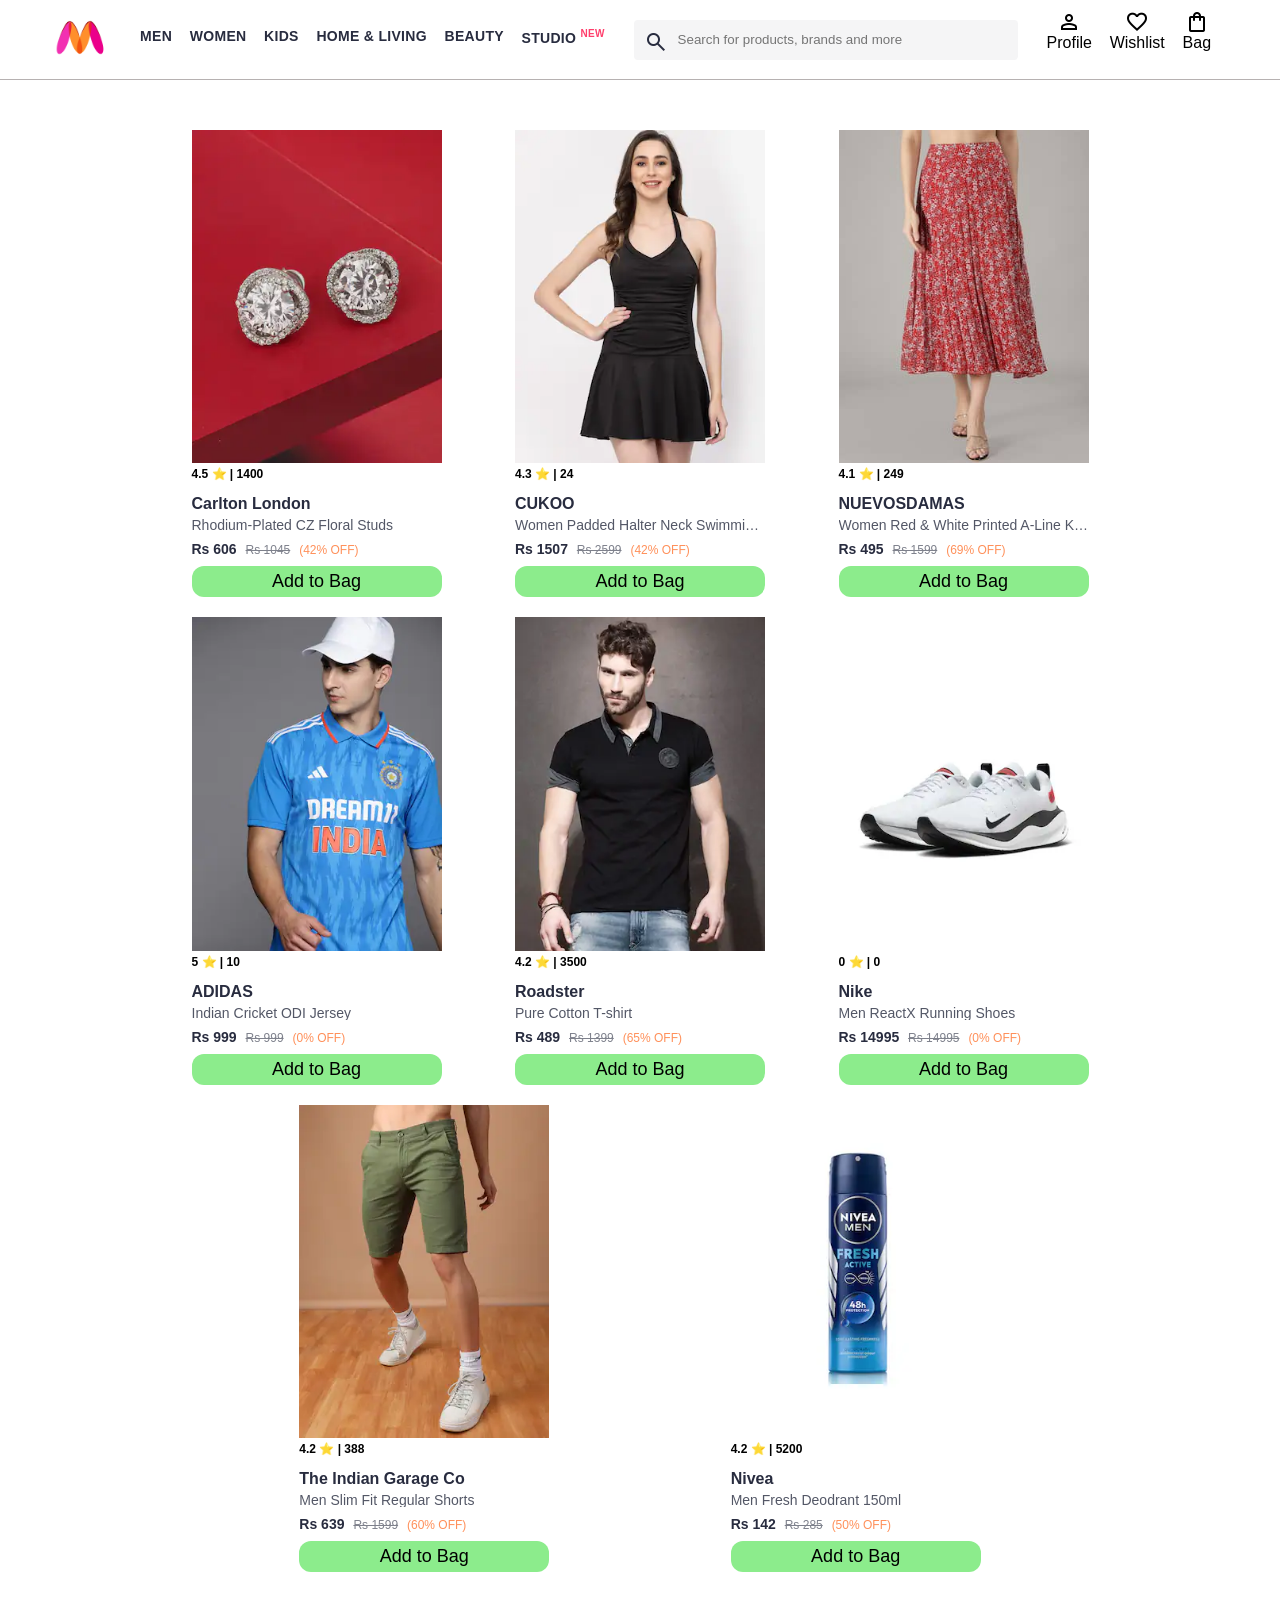
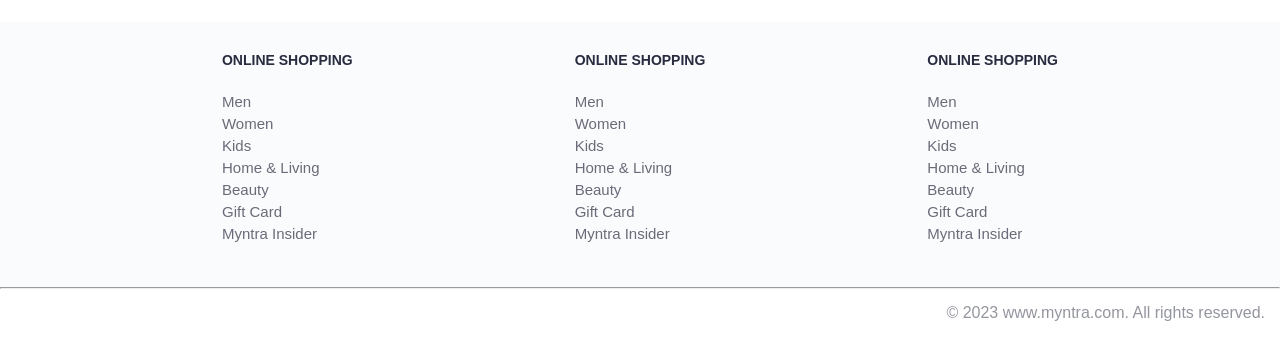
<file: index.html>
<!DOCTYPE html>
<html lang="en">
<head>
    <title>Myntra Functional Clone</title>
    <link rel="stylesheet" href="css/index.css">
    <link rel="stylesheet" href="https://fonts.googleapis.com/css2?family=Material+Symbols+Outlined:opsz,wght,FILL,GRAD@20..48,100..700,0..1,-50..200" />
</head>
<body>
    <header>
        <div class="logo_container">
            <a href="#"><img class="myntra_home" src="images/myntra_logo.webp" alt="Myntra Home"></a>
        </div>
        <nav class="nav_bar">
            <a href="#">Men</a>
            <a href="#">Women</a>
            <a href="#">Kids</a>
            <a href="#">Home & Living</a>
            <a href="#">Beauty</a>
            <a href="#">Studio <sup>New</sup></a>
        </nav>
        <div class="search_bar">
            <span class="material-symbols-outlined search_icon">search</span>
            <input class="search_input" placeholder="Search for products, brands and more">
        </div>
        <div class="action_bar">
            <div class="action_container">
                <span class="material-symbols-outlined action_icon">person</span>
                <span class="action_name">Profile</span>
            </div>

            <div class="action_container">
                <span class="material-symbols-outlined action_icon">favorite</span>
                <span class="action_name">Wishlist</span>
            </div>

            <a class="action_container" href="pages/bag.html">
                <span class="material-symbols-outlined action_icon">shopping_bag</span>
                <span class="action_name">Bag</span>
                <span class="bag-item-count"></span>
            </a>
        </div>
    </header>
    <main>
        <div class="items-container"></div>
    </main>

    <footer>
        <div class="footer_container">
            <div class="footer_column">
                <h3>ONLINE SHOPPING</h3>

                <a href="#">Men</a>
                <a href="#">Women</a>
                <a href="#">Kids</a>
                <a href="#">Home & Living</a>
                <a href="#">Beauty</a>
                <a href="#">Gift Card</a>
                <a href="#">Myntra Insider</a>
            </div>

            <div class="footer_column">
                <h3>ONLINE SHOPPING</h3>

                <a href="#">Men</a>
                <a href="#">Women</a>
                <a href="#">Kids</a>
                <a href="#">Home & Living</a>
                <a href="#">Beauty</a>
                <a href="#">Gift Card</a>
                <a href="#">Myntra Insider</a>
            </div>

            <div class="footer_column">
                <h3>ONLINE SHOPPING</h3>

                <a href="#">Men</a>
                <a href="#">Women</a>
                <a href="#">Kids</a>
                <a href="#">Home & Living</a>
                <a href="#">Beauty</a>
                <a href="#">Gift Card</a>
                <a href="#">Myntra Insider</a>
            </div>
        </div>
        <hr>

        <div class="copyright">
            © 2023 www.myntra.com. All rights reserved.
        </div>
    </footer>

    <script src="data/items.js"></script>
    <script src="scripts/index.js"></script>
</body>
</html>
</file>
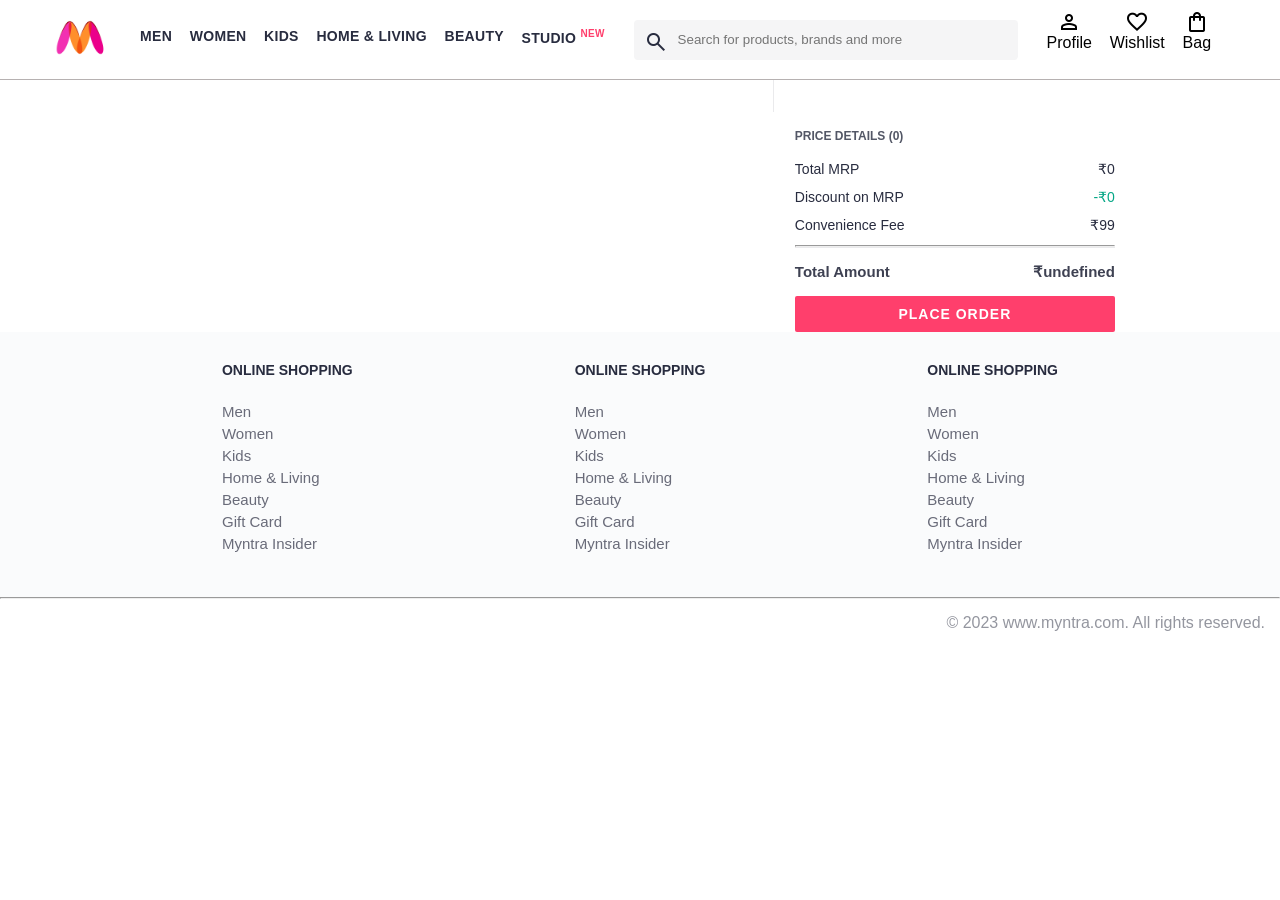
<file: pages/bag.html>
<!DOCTYPE html>
<html lang="en">
<head>
    <title>Myntra Clone</title>
    <link rel="stylesheet" href="../css/index.css">
    <link rel="stylesheet" href="../css/bag.css">
    <link rel="stylesheet" href="https://fonts.googleapis.com/css2?family=Material+Symbols+Outlined:opsz,wght,FILL,GRAD@20..48,100..700,0..1,-50..200" />
</head>
<body>
    <header>
        <div class="logo_container">
            <a href="#"><img class="myntra_home" src="../images/myntra_logo.webp" alt="Myntra Home"></a>
        </div>
        <nav class="nav_bar">
            <a href="#">Men</a>
            <a href="#">Women</a>
            <a href="#">Kids</a>
            <a href="#">Home & Living</a>
            <a href="#">Beauty</a>
            <a href="#">Studio <sup>New</sup></a>
        </nav>
        <div class="search_bar">
            <span class="material-symbols-outlined search_icon">search</span>
            <input class="search_input" placeholder="Search for products, brands and more">
        </div>
        <div class="action_bar">
            <div class="action_container">
                <span class="material-symbols-outlined action_icon">person</span>
                <span class="action_name">Profile</span>
            </div>

            <div class="action_container">
                <span class="material-symbols-outlined action_icon">favorite</span>
                <span class="action_name">Wishlist</span>
            </div>

            <div class="action_container">
                <span class="material-symbols-outlined action_icon">shopping_bag</span>
                <span class="action_name">Bag</span>
                <span class="bag-item-count"></span>
            </div>
        </div>
    </header>
    <main>
      <div class="bag-page">
        <div class="bag-items-container">
          

        </div>
        <div class="bag-summary">
          
        </div>

      </div>
    </main>
    <footer>
        <div class="footer_container">
            <div class="footer_column">
                <h3>ONLINE SHOPPING</h3>

                <a href="#">Men</a>
                <a href="#">Women</a>
                <a href="#">Kids</a>
                <a href="#">Home & Living</a>
                <a href="#">Beauty</a>
                <a href="#">Gift Card</a>
                <a href="#">Myntra Insider</a>
            </div>

            <div class="footer_column">
                <h3>ONLINE SHOPPING</h3>

                <a href="#">Men</a>
                <a href="#">Women</a>
                <a href="#">Kids</a>
                <a href="#">Home & Living</a>
                <a href="#">Beauty</a>
                <a href="#">Gift Card</a>
                <a href="#">Myntra Insider</a>
            </div>

            <div class="footer_column">
                <h3>ONLINE SHOPPING</h3>

                <a href="#">Men</a>
                <a href="#">Women</a>
                <a href="#">Kids</a>
                <a href="#">Home & Living</a>
                <a href="#">Beauty</a>
                <a href="#">Gift Card</a>
                <a href="#">Myntra Insider</a>
            </div>
        </div>
        <hr>

        <div class="copyright">
            © 2023 www.myntra.com. All rights reserved.
        </div>
    </footer>
    <script src="../data/items.js"></script>
    <script src="../scripts/index.js"></script>
    <script src="../scripts/bag.js"></script>
</body>
</html>
</file>
<file: css/index.css>
/*.action_container {
    text-decoration: none;
}
a.action_container:link {
    color:black;
}**************** Item Page CSS **************************/
/*.action_container {
    text-decoration: none;
}
a.action_container:link {
    color:black;
}
.item-details {
    cursor: pointer;
    width: 250px;
    margin: 10px;
}
.stars {
    font-size: 12px;
    font-weight: 700;
    text-align: left;
}
.company {
    font-size: 18px;
    font-weight: 700;
    line-height: 1;
    color: #282c3f;
    margin-bottom: 6px;
    overflow: hidden;
    text-overflow: ellipsis;
    white-space: nowrap;
    margin-top: 20px;
}
.item-name {
    color: #535766;
    font-size: 16px;
    line-height: 1;
    margin-bottom: 0;
    margin-top: 0;
    overflow: hidden;
    text-overflow: ellipsis;
    white-space: nowrap;
    font-weight: 400;
    display: block;
}
.price-container {
    margin-top: 10px;
}
.current-price {
    font-size: 14px;
    font-weight: 700;
    color: #282c3f;
}
.original-price {
    text-decoration: line-through;
    color: #7e818c;
    font-weight: 400;
    margin-left: 5px;
    font-size: 12px;
}
.discount-percentage {
    color: #ff905a;
    font-weight: 400;
    font-size: 12px;
    margin-left: 5px;
}
.btn-bag {
    background-color: lightgreen;
    border: none;
    padding: 5px 15px;
    border-radius: 10px;
    width: 100%;
    margin-top: 7px;
    font-size: 20px;
    cursor: pointer;
}
.bag-items {
    background-color: #f16565;
    white-space: nowrap;
    text-align: center;
    line-height: 18px;
    padding: 0 6px;
    height: 18px;
    position: relative;
    border-radius: 50%;
    font-size: 12px;
    color: #fff;
    left: 13px;
    top: -44px;
    font-weight: 700;
    cursor: pointer;
}*/

* {
    margin: 0;
    padding: 0;
    font-family: Assistant,-apple-system,BlinkMacSystemFont,Segoe UI,Roboto,Helvetica,Arial,sans-serif;
    box-sizing: border-box;
}
header {
    display: flex;
    background-color: #ffffff;
    height: 80px;
    justify-content: space-between;
    align-items: center;
    border-bottom: 1px solid #b6b1b1;
}
.myntra_home {
    height: 45px;
}
.logo_container {
    margin-left: 4%;
}
.action_bar {
    margin-right: 4%;
}
.nav_bar {
    display: flex;
    min-width: 500px;
    justify-content: space-evenly;
}
.nav_bar a {
    font-size: 14px;
    letter-spacing: .3px;
    color: #282c3f;
    font-weight: 700;
    text-transform: uppercase;
    text-decoration: none;
    padding: 28px 0;
    border-bottom: 5px solid #ffffff;
}
.nav_bar a:hover {
    border-bottom: 4px solid #f54e77;
}

.nav_bar a sup {
    color: #ff3f6c;
    font-size: 10px;
}

.search_bar {
    height: 40px;
    min-width: 200px;
    width: 30%;
    display: flex;
    align-items: center;
}
.search_icon {
    box-sizing: content-box;
    height: 20px;
    padding: 10px;

    background-color: #f5f5f6;
    color: #282c3f;
    font-weight: 300;
    border-radius: 4px 0 0 4px;
}
.search_input {
    color: #696e79;
    background-color: #f5f5f6;
    flex-grow: 1;
    height: 40px;
    border: 0;
    border-radius: 0 4px 4px 0;
}

.action_bar {
    display: flex;
    min-width: 200px;
    justify-content: space-evenly;
}

.action_container {
    display: flex;
    flex-direction: column;
    align-items: center;
}

/* Main section */
.banner_container {
    margin: 40px 0;
}
.banner_image {
    width: 100%;
}

.category_heading {
    text-transform: uppercase;
    color: #3e4152;
    letter-spacing: .15em;
    font-size: 1.8em;
    margin: 50px 0 10px 30px;
    max-height: 5em;
    font-weight: 700;
}

.category-items, .items-container {
    width: 80%;
    margin: 50px 10%;
    display: flex;
    flex-wrap: wrap;
    justify-content: space-evenly;
}

.sale_item {
    width: 250px;
}

.footer_container {
    padding: 30px 0px 40px 0px;
    background: #FAFBFC;
    display: flex;
    justify-content: space-evenly;
}

.footer_column {
    display: flex;
    flex-direction: column;
}

.footer_column h3 {
    color: #282c3f;
    font-size: 14px;
    margin-bottom: 25px;
}

.footer_column a {
    color: #696b79;
    font-size: 15px;
    text-decoration: none;
    padding-bottom: 5px;
}

.copyright {
    color: #94969f;
    text-align: end;
    padding: 15px;
}

.items-container{
    width: 80%;
    margin: 40px 10%;
}

.item-container{
    width: 250px;
    margin: 10px;
}

.item-image{
    width:100%;
}

.rating{
    font-size: 12px;
    font-weight: 700;
}

.company-name{
    margin-top: 15px;
    font-size: 16px;
    font-weight: 700;
    line-height: 1;
    color: #282c3f;
    margin-bottom: 6px;
    overflow: hidden;
    text-overflow: ellipsis;
    white-space: nowrap;
}

.item-name{
    color: #535766;
    font-size: 14px;
    line-height: 1;
    margin-bottom: 0;
    margin-top: 0;
    overflow: hidden;
    text-overflow: ellipsis;
    white-space: nowrap;
    font-weight: 400;
    display: block;
}

.price{
    margin-top: 10px;
    font-size: 14px;
    line-height: 15px;
    color: #282c3f;
    white-space: nowrap;
}

.current-price{
    font-size: 14px;
    font-weight: 700;
    color: #282c3f;
}

.original-price{
    text-decoration: line-through;
    color: #7e818c;
    font-weight: 400;
    margin-left: 5px;
    font-size: 12px;
}

.discount{
    color: #ff905a;
    font-weight: 400;
    font-size:  12px;
    margin-left: 5px;
}

.btn-add-bag{
    width:100%;
    margin-top:8px;
    font-size: 18px;
    background: rgb(140, 236, 140);
    border:none;
    padding:5px 15px;
    /* top,bottom,left,right */
    border-radius: 12px;
    cursor: pointer;
}

.bag-item-count{
    background-color: #f16565;
    white-space: nowrap;
    text-align: center;
    line-height: 18px;
    padding: 0 6px;
    height: 18px;
    position: relative;
    border-radius: 50%;
    font-size: 12px;
    color: #fff;
    left: 13px;
    top: -44px;
    font-weight: 700;
    cursor: pointer;
}

.action_container {
    text-decoration: none;
}
a.action_container:link {
    color:black;
}
</file>
<file: css/bag.css>
.bag-items-container {
  display: inline-block;
  width: 64%;
  padding-right: 20px;
  border-right: 1px solid #eaeaec;
  padding-top: 32px;
  color: #282c3f;
  font-size: 13px;
  line-height: 1.42857143;
}

.bag-page {
  width: 75%;
  margin-left: 12.5%;
}

.bag-summary {
  vertical-align: top;
  display: inline-block;
  width: 35%;
  padding: 24px 0 0 16px;
  color: #282c3f;
  font-size: 13px;
  line-height: 1.42857143;
}

.bag-details-container {
  margin-bottom: 16px;
}

.price-header {
  font-size: 12px;
  font-weight: 700;
  margin: 24px 0 16px;
  color: #535766;
}

.price-item {
  margin-bottom: 12px;
  line-height: 16px;
  font-size: 14px;
  color: #282c3f;
}

.price-item-value {
  float: right;
}

.priceDetail-base-discount {
  color: #03a685;
}

.price-footer {
  font-weight: 700;
  font-size: 15px;
  padding-top: 16px;
  border-top: 1px solid #eaeaec;
  color: #3e4152;
  line-height: 16px;
}

.btn-place-order {
  width: 100%;
  letter-spacing: 1px;
  font-size: 14px;
  font-weight: 600;
  border-radius: 2px;
  border-width: 0px;
  padding: 10px 16px;
  background-color: rgb(255, 63, 108);
  color: rgb(255, 255, 255);
  cursor: pointer;
}

.bag-item-container {
  margin-bottom: 8px;
  background: #fff;
  font-size: 14px;
  border: 1px solid #eaeaec;
  border-radius: 4px;
  position: relative;
  padding: 12px 12px 0;
}

.item-left-part {
  position: absolute;
  background: rgb(255, 242, 223);
  height: 148px;
  width: 111px;
}

.item-right-part {
  padding-left: 12px;
  position: relative;
  min-height: 148px;
  margin-left: 111px;
  margin-bottom: 12px;
}

.bag-item-img {
  width: 100%;
}

.return-period {
  display: inline-flex;
  font-size: 14px;
  padding-top: 8px;
}

.return-period-days {
  font-weight: 700;
  margin-right: 4px;
}

.delivery-details {
  margin-top: 5px;
  color: #282c3f;
  font-size: 12px;
  letter-spacing: -.1px;
  margin-bottom: 8px;
  line-height: 15px;
}

.delivery-details-days {
  color: #03a685;
}

.remove-from-cart {
  position: absolute;
  font-size: 25px;
  top: 10px;
  right: 18px;
  width: 14px;
  height: 14px;
  cursor: pointer;
}
</file>
